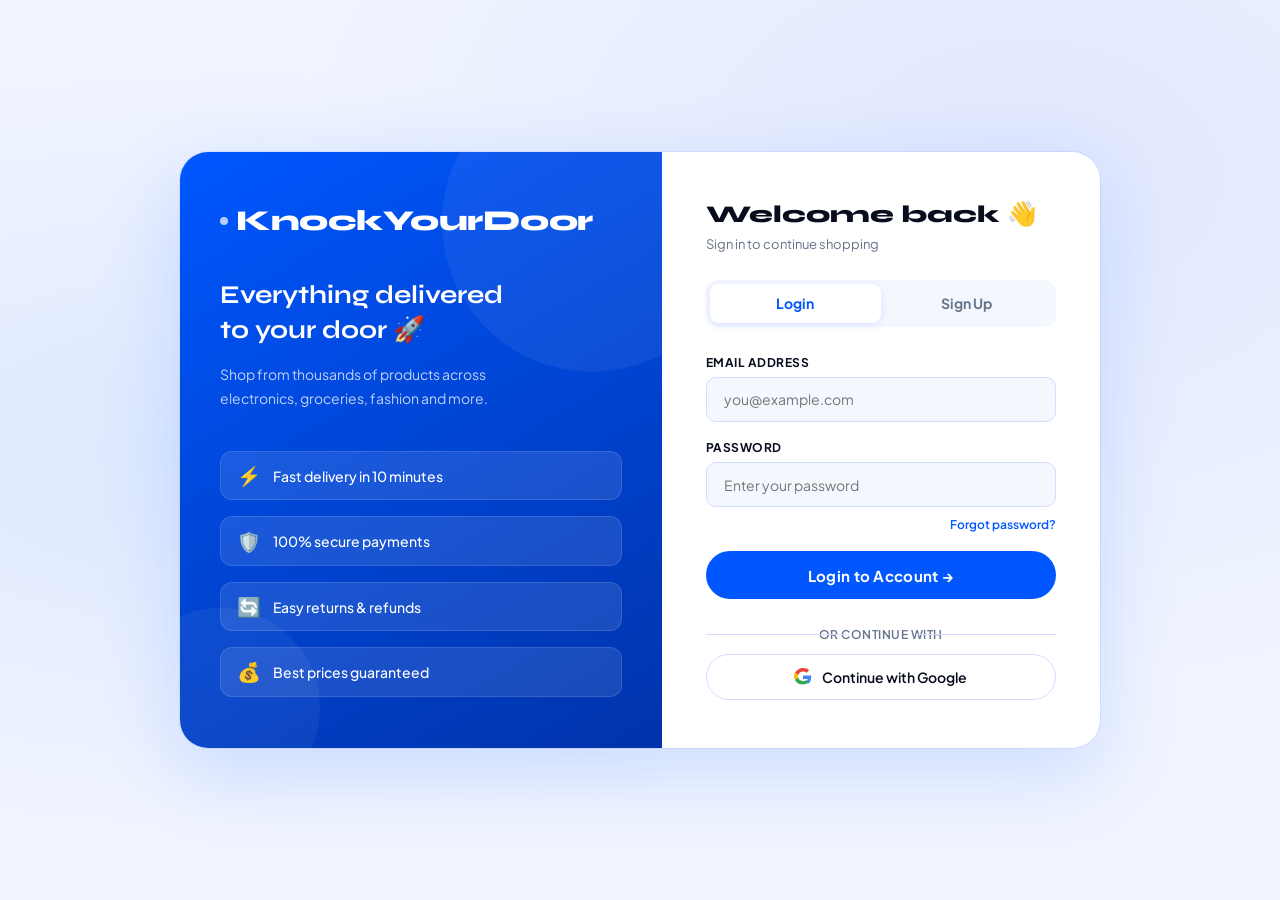
<file: index.html>
<!DOCTYPE html>
<html lang="en">
<head>
  <meta charset="UTF-8"/>
  <meta name="viewport" content="width=device-width, initial-scale=1.0"/>
  <title>KnockYourDoor – Login</title>
  <meta name="description" content="Login to KnockYourDoor – Fast delivery of electronics, groceries, fashion & more."/>
  <link href="https://fonts.googleapis.com/css2?family=Syne:wght@400;500;600;700;800&family=Plus+Jakarta+Sans:wght@300;400;500;600;700&display=swap" rel="stylesheet"/>
  <link rel="stylesheet" href="style.css"/>
  <style>
    body { 
      display: flex; align-items: center; justify-content: center; 
      min-height: 100vh; 
      background: radial-gradient(ellipse at 20% 50%, #dce8ff 0%, transparent 60%),
                  radial-gradient(ellipse at 80% 20%, #e0e8ff 0%, transparent 50%),
                  #f0f4ff;
    }
    .login-wrap { 
      display: grid; grid-template-columns: 1.1fr 1fr; 
      min-height: 580px; width: 920px; max-width: 96vw; 
      background: white; border-radius: 28px; 
      box-shadow: 0 24px 80px rgba(0,87,255,0.15), 0 0 0 1px rgba(0,87,255,0.08); 
      overflow: hidden; 
    }
    .login-left { 
      background: linear-gradient(150deg, #0057FF 0%, #0033AA 100%); 
      padding: 3rem 2.5rem; display: flex; flex-direction: column; 
      justify-content: center; color: white; position: relative; overflow: hidden;
    }
    .login-left::before {
      content: '';
      position: absolute; top: -80px; right: -80px;
      width: 300px; height: 300px;
      background: rgba(255,255,255,0.06); border-radius: 50%;
    }
    .login-left::after {
      content: '';
      position: absolute; bottom: -60px; left: -60px;
      width: 200px; height: 200px;
      background: rgba(255,255,255,0.05); border-radius: 50%;
    }
    .left-content { position: relative; z-index: 1; }
    .login-logo { 
      font-family: var(--display); font-size: 1.8rem; font-weight: 800; 
      margin-bottom: 2.5rem; letter-spacing: -0.5px; display: flex; align-items: center; gap: 8px;
    }
    .login-logo .logo-dot { width: 8px; height: 8px; background: rgba(255,255,255,0.7); border-radius: 50%; }
    .login-tagline { font-size: 1.6rem; font-weight: 700; line-height: 1.35; margin-bottom: 1rem; font-family: var(--display); }
    .login-sub { font-size: 14px; opacity: 0.75; line-height: 1.7; max-width: 280px; }
    .login-features { margin-top: 2.5rem; display: flex; flex-direction: column; gap: 1rem; }
    .feature-item { 
      display: flex; align-items: center; gap: 12px; font-size: 14px; font-weight: 500;
      background: rgba(255,255,255,0.1); padding: 0.7rem 1rem; border-radius: 12px;
      border: 1px solid rgba(255,255,255,0.12);
    }
    .feature-icon { font-size: 1.2rem; }
    .login-right { padding: 3rem 2.75rem; display: flex; flex-direction: column; justify-content: center; }
    .right-title { font-family: var(--display); font-size: 1.5rem; font-weight: 800; margin-bottom: 0.4rem; }
    .right-sub { font-size: 13px; color: var(--muted); margin-bottom: 1.75rem; }
    .tab-row { 
      display: flex; gap: 0; margin-bottom: 1.75rem; 
      background: var(--bg); border-radius: 12px; padding: 4px; 
    }
    .tab { 
      flex: 1; text-align: center; padding: 0.65rem; border-radius: 9px; 
      font-size: 14px; font-weight: 700; cursor: pointer; color: var(--muted); 
      transition: all 0.2s; 
    }
    .tab.active { background: white; color: var(--blue); box-shadow: 0 2px 10px rgba(0,87,255,0.12); }
    .form-group { margin-bottom: 1.1rem; }
    .form-group label { display: block; font-size: 12px; font-weight: 700; color: var(--text); margin-bottom: 7px; text-transform: uppercase; letter-spacing: 0.5px; }
    .form-group input { 
      width: 100%; padding: 0.8rem 1.1rem; border: 1.5px solid var(--border); 
      border-radius: var(--radius-sm); font-family: var(--body); font-size: 14px; 
      color: var(--text); outline: none; transition: all 0.2s; background: var(--bg); 
    }
    .form-group input:focus { border-color: var(--blue); box-shadow: 0 0 0 3px var(--blue-glow); background: white; }
    .forgot { font-size: 12px; color: var(--blue); text-align: right; margin-top: -8px; margin-bottom: 1.2rem; cursor: pointer; font-weight: 600; }
    .forgot:hover { text-decoration: underline; }
    .submit-btn { 
      width: 100%; padding: 0.9rem; background: var(--blue); color: white; 
      border: none; border-radius: 50px; font-family: var(--body); font-size: 15px; 
      font-weight: 700; cursor: pointer; transition: all 0.2s; margin-bottom: 1rem; 
      letter-spacing: 0.3px;
    }
    .submit-btn:hover { background: var(--blue-dark); transform: translateY(-2px); box-shadow: 0 10px 28px rgba(0,87,255,0.35); }
    .divider { 
      text-align: center; font-size: 12px; color: var(--muted); margin: 0.75rem 0; 
      position: relative; font-weight: 600; letter-spacing: 0.5px; text-transform: uppercase;
    }
    .divider::before, .divider::after { 
      content: ''; position: absolute; top: 50%; width: 40%; height: 1px; background: var(--border); 
    }
    .divider::before { left: 0; } .divider::after { right: 0; }
    .google-btn { 
      width: 100%; padding: 0.8rem; background: white; border: 1.5px solid var(--border); 
      border-radius: 50px; font-family: var(--body); font-size: 14px; font-weight: 600; 
      cursor: pointer; display: flex; align-items: center; justify-content: center; gap: 10px; 
      transition: all 0.2s; color: var(--text);
    }
    .google-btn:hover { border-color: var(--blue); background: var(--blue-light); color: var(--blue); }
    #signup-form { display: none; }
    @media (max-width: 640px) { 
      .login-wrap { grid-template-columns: 1fr; } 
      .login-left { display: none; } 
      .login-right { padding: 2.5rem 1.75rem; }
    }
  </style>
</head>
<body>
<div class="login-wrap">
  <div class="login-left">
    <div class="left-content">
      <div class="login-logo">
        <div class="logo-dot"></div>
        KnockYourDoor
      </div>
      <div class="login-tagline">Everything delivered<br/>to your door 🚀</div>
      <div class="login-sub">Shop from thousands of products across electronics, groceries, fashion and more.</div>
      <div class="login-features">
        <div class="feature-item"><span class="feature-icon">⚡</span> Fast delivery in 10 minutes</div>
        <div class="feature-item"><span class="feature-icon">🛡️</span> 100% secure payments</div>
        <div class="feature-item"><span class="feature-icon">🔄</span> Easy returns &amp; refunds</div>
        <div class="feature-item"><span class="feature-icon">💰</span> Best prices guaranteed</div>
      </div>
    </div>
  </div>
  <div class="login-right">
    <div class="right-title">Welcome back 👋</div>
    <div class="right-sub">Sign in to continue shopping</div>
    <div class="tab-row">
      <div class="tab active" onclick="showTab('login', this)">Login</div>
      <div class="tab" onclick="showTab('signup', this)">Sign Up</div>
    </div>

    <div id="login-form">
      <div class="form-group">
        <label>Email Address</label>
        <input type="email" id="login-email" placeholder="you@example.com"/>
      </div>
      <div class="form-group">
        <label>Password</label>
        <input type="password" id="login-pass" placeholder="Enter your password" onkeydown="if(event.key==='Enter') handleLogin()"/>
      </div>
      <div class="forgot">Forgot password?</div>
      <button class="submit-btn" onclick="handleLogin()">Login to Account →</button>
      <div class="divider">or continue with</div>
      <button class="google-btn">
        <svg width="18" height="18" viewBox="0 0 48 48"><path fill="#EA4335" d="M24 9.5c3.6 0 6.8 1.3 9.3 3.4l7-7C36.2 2.1 30.4 0 24 0 14.6 0 6.6 5.4 2.7 13.3l8.2 6.4C12.7 13.5 17.9 9.5 24 9.5z"/><path fill="#4285F4" d="M46.1 24.5c0-1.6-.1-3.1-.4-4.5H24v9h12.4c-.5 2.9-2.2 5.3-4.7 6.9l7.3 5.7c4.3-4 6.7-9.9 6.7-17.1z" fill-rule="evenodd" clip-rule="evenodd"/><path fill="#FBBC05" d="M10.9 28.3c-.6-1.7-.9-3.5-.9-5.3s.3-3.6.9-5.3L2.7 11.3C1 14.6 0 18.2 0 22s1 7.4 2.7 10.7l8.2-4.4z"/><path fill="#34A853" d="M24 44c6.4 0 11.8-2.1 15.7-5.7l-7.3-5.7c-2.1 1.4-4.7 2.3-8.4 2.3-6.1 0-11.3-4-13.1-9.5L2.7 31.7C6.6 40 14.6 44 24 44z"/></svg>
        Continue with Google
      </button>
    </div>

    <div id="signup-form">
      <div class="form-group">
        <label>Full Name</label>
        <input type="text" id="signup-name" placeholder="Aman Kumar"/>
      </div>
      <div class="form-group">
        <label>Email Address</label>
        <input type="email" id="signup-email" placeholder="you@example.com"/>
      </div>
      <div class="form-group">
        <label>Password</label>
        <input type="password" id="signup-pass" placeholder="Min. 6 characters" onkeydown="if(event.key==='Enter') handleSignup()"/>
      </div>
      <button class="submit-btn" onclick="handleSignup()">Create Account →</button>
      <div class="divider">or continue with</div>
      <button class="google-btn">
        <svg width="18" height="18" viewBox="0 0 48 48"><path fill="#EA4335" d="M24 9.5c3.6 0 6.8 1.3 9.3 3.4l7-7C36.2 2.1 30.4 0 24 0 14.6 0 6.6 5.4 2.7 13.3l8.2 6.4C12.7 13.5 17.9 9.5 24 9.5z"/><path fill="#4285F4" d="M46.1 24.5c0-1.6-.1-3.1-.4-4.5H24v9h12.4c-.5 2.9-2.2 5.3-4.7 6.9l7.3 5.7c4.3-4 6.7-9.9 6.7-17.1z" fill-rule="evenodd" clip-rule="evenodd"/><path fill="#FBBC05" d="M10.9 28.3c-.6-1.7-.9-3.5-.9-5.3s.3-3.6.9-5.3L2.7 11.3C1 14.6 0 18.2 0 22s1 7.4 2.7 10.7l8.2-4.4z"/><path fill="#34A853" d="M24 44c6.4 0 11.8-2.1 15.7-5.7l-7.3-5.7c-2.1 1.4-4.7 2.3-8.4 2.3-6.1 0-11.3-4-13.1-9.5L2.7 31.7C6.6 40 14.6 44 24 44z"/></svg>
        Continue with Google
      </button>
    </div>
  </div>
</div>

<script src="main.js"></script>
<script>
  function showTab(tab, el) {
    document.querySelectorAll('.tab').forEach(t => t.classList.remove('active'));
    el.classList.add('active');
    document.getElementById('login-form').style.display = tab === 'login' ? 'block' : 'none';
    document.getElementById('signup-form').style.display = tab === 'signup' ? 'block' : 'none';
    document.querySelector('.right-title').textContent = tab === 'login' ? 'Welcome back 👋' : 'Create account 🎉';
    document.querySelector('.right-sub').textContent = tab === 'login' ? 'Sign in to continue shopping' : 'Join millions of happy shoppers';
  }
  function handleLogin() {
    const email = document.getElementById('login-email').value.trim();
    const pass  = document.getElementById('login-pass').value;
    if (!email || !pass) { showToast('Please fill all fields ❌', 'error'); return; }
    saveUser({ name: email.split('@')[0].replace(/[._]/g,' ').replace(/\b\w/g, c => c.toUpperCase()), email });
    showToast('Welcome back! 👋', 'success');
    setTimeout(() => window.location.href = 'home.html', 800);
  }
  function handleSignup() {
    const name  = document.getElementById('signup-name').value.trim();
    const email = document.getElementById('signup-email').value.trim();
    const pass  = document.getElementById('signup-pass').value;
    if (!name || !email || !pass) { showToast('Please fill all fields ❌', 'error'); return; }
    if (pass.length < 6) { showToast('Password must be 6+ characters ❌', 'error'); return; }
    if (!email.includes('@')) { showToast('Enter a valid email ❌', 'error'); return; }
    saveUser({ name, email });
    showToast('Account created! 🎉', 'success');
    setTimeout(() => window.location.href = 'home.html', 800);
  }
</script>
</body>
</html>
</file>
<file: style.css>
@import url('https://fonts.googleapis.com/css2?family=Syne:wght@400;500;600;700;800&family=Plus+Jakarta+Sans:wght@300;400;500;600;700&display=swap');

*, *::before, *::after { box-sizing: border-box; margin: 0; padding: 0; }

:root {
  --blue: #0057FF;
  --blue-dark: #0040CC;
  --blue-mid: #1A6AFF;
  --blue-light: #EBF1FF;
  --blue-glow: rgba(0,87,255,0.18);
  --white: #FFFFFF;
  --bg: #F5F7FF;
  --bg2: #ECEFFE;
  --text: #080D1E;
  --text2: #2A2F45;
  --muted: #64748B;
  --border: #D4DCFF;
  --success: #00B37D;
  --warning: #F59E0B;
  --danger: #F03D3D;
  --shadow: 0 4px 24px rgba(0,87,255,0.08);
  --shadow-lg: 0 12px 48px rgba(0,87,255,0.16);
  --radius: 16px;
  --radius-sm: 10px;
  --display: 'Syne', sans-serif;
  --body: 'Plus Jakarta Sans', sans-serif;
}

body {
  font-family: var(--body);
  background: var(--bg);
  color: var(--text);
  min-height: 100vh;
  -webkit-font-smoothing: antialiased;
}

a { text-decoration: none; color: inherit; }

/* ── NAVBAR ── */
.navbar {
  position: sticky; top: 0; z-index: 200;
  background: rgba(255,255,255,0.92);
  backdrop-filter: blur(16px);
  -webkit-backdrop-filter: blur(16px);
  border-bottom: 1px solid var(--border);
  box-shadow: 0 1px 20px rgba(0,87,255,0.06);
  padding: 0 2.5rem;
  height: 68px;
  display: flex; align-items: center; justify-content: space-between;
  gap: 1.5rem;
}
.nav-logo {
  font-family: var(--display);
  font-size: 1.5rem; font-weight: 800;
  color: var(--text); letter-spacing: -0.5px;
  white-space: nowrap;
  display: flex; align-items: center; gap: 6px;
}
.nav-logo .logo-dot { 
  width: 8px; height: 8px; background: var(--blue); 
  border-radius: 50%; display: inline-block;
  animation: pulse-dot 2s ease-in-out infinite;
}
@keyframes pulse-dot {
  0%, 100% { transform: scale(1); opacity: 1; }
  50% { transform: scale(1.4); opacity: 0.7; }
}
.nav-logo span { color: var(--blue); }
.nav-search {
  flex: 1; max-width: 500px;
  display: flex; align-items: center;
  background: var(--bg); border: 1.5px solid var(--border);
  border-radius: 50px; overflow: hidden;
  transition: all 0.25s;
}
.nav-search:focus-within { 
  border-color: var(--blue); 
  box-shadow: 0 0 0 4px var(--blue-glow); 
  background: white;
}
.nav-search input {
  flex: 1; border: none; background: none;
  padding: 0.65rem 1.2rem; font-family: var(--body); font-size: 14px; color: var(--text); outline: none;
}
.nav-search input::placeholder { color: var(--muted); }
.nav-search button {
  background: var(--blue); border: none; color: white;
  padding: 0.65rem 1.4rem; cursor: pointer; font-size: 14px;
  transition: background 0.2s; font-family: var(--body); font-weight: 600;
  letter-spacing: 0.2px;
}
.nav-search button:hover { background: var(--blue-dark); }
.nav-actions { display: flex; align-items: center; gap: 0.5rem; }
.nav-link {
  font-size: 13px; font-weight: 600; color: var(--muted);
  padding: 0.45rem 0.85rem; border-radius: 8px;
  transition: color 0.2s, background 0.2s;
  white-space: nowrap;
}
.nav-link:hover { color: var(--blue); background: var(--blue-light); }
.nav-link.active { color: var(--blue); background: var(--blue-light); }
.cart-btn {
  position: relative;
  background: var(--blue); color: white;
  padding: 0.5rem 1.3rem; border-radius: 50px;
  font-size: 13px; font-weight: 700;
  display: flex; align-items: center; gap: 6px;
  transition: all 0.2s;
  white-space: nowrap;
  letter-spacing: 0.2px;
}
.cart-btn:hover { background: var(--blue-dark); transform: translateY(-1px); box-shadow: 0 6px 20px rgba(0,87,255,0.3); }
.cart-count {
  position: absolute; top: -7px; right: -7px;
  background: var(--danger); color: white;
  width: 20px; height: 20px; border-radius: 50%;
  font-size: 10px; font-weight: 800;
  display: none;
  align-items: center; justify-content: center;
  border: 2px solid white;
}

/* ── BUTTONS ── */
.btn {
  display: inline-flex; align-items: center; justify-content: center; gap: 6px;
  padding: 0.7rem 1.6rem; border-radius: 50px;
  font-family: var(--body); font-size: 14px; font-weight: 600;
  cursor: pointer; border: none; transition: all 0.2s;
  letter-spacing: 0.2px;
}
.btn-primary { background: var(--blue); color: white; }
.btn-primary:hover { background: var(--blue-dark); transform: translateY(-2px); box-shadow: var(--shadow); }
.btn-outline { background: transparent; color: var(--blue); border: 1.5px solid var(--blue); }
.btn-outline:hover { background: var(--blue-light); }
.btn-danger { background: var(--danger); color: white; }
.btn-success { background: var(--success); color: white; }
.btn-lg { padding: 0.9rem 2.2rem; font-size: 15px; }
.btn-sm { padding: 0.4rem 1rem; font-size: 12px; }

/* ── PRODUCT CARD ── */
.product-card {
  background: var(--white); border-radius: var(--radius);
  border: 1px solid var(--border); overflow: hidden;
  transition: transform 0.25s, box-shadow 0.25s;
  cursor: pointer; position: relative;
}
.product-card:hover { transform: translateY(-5px); box-shadow: var(--shadow-lg); }
.product-img {
  width: 100%; height: 180px;
  background: linear-gradient(145deg, var(--bg2), var(--bg));
  display: flex; align-items: center;
  justify-content: center; font-size: 3.5rem;
  position: relative; overflow: hidden;
}
.product-img::after {
  content: '';
  position: absolute; inset: 0;
  background: linear-gradient(to bottom, transparent 60%, rgba(0,87,255,0.04));
}
.product-info { padding: 1.1rem; }
.product-name { font-weight: 700; font-size: 14px; color: var(--text); margin-bottom: 6px; line-height: 1.4; }
.product-price { font-family: var(--display); font-size: 1.25rem; font-weight: 800; color: var(--blue); }
.product-price-old { font-size: 12px; color: var(--muted); text-decoration: line-through; margin-left: 6px; }
.product-rating { font-size: 11px; margin-bottom: 8px; letter-spacing: 1px; }
.add-to-cart {
  width: 100%; background: var(--blue-light); color: var(--blue);
  border: none; padding: 0.65rem; border-radius: var(--radius-sm);
  font-family: var(--body); font-size: 13px; font-weight: 700;
  cursor: pointer; transition: all 0.2s; letter-spacing: 0.2px;
}
.add-to-cart:hover { background: var(--blue); color: white; transform: none; }

/* ── BADGE ── */
.badge {
  display: inline-flex; align-items: center;
  padding: 3px 10px; border-radius: 50px;
  font-size: 11px; font-weight: 700; letter-spacing: 0.3px;
}
.badge-blue { background: var(--blue-light); color: var(--blue); }
.badge-green { background: #D1FAE5; color: var(--success); }
.badge-red { background: #FEE2E2; color: var(--danger); }
.badge-yellow { background: #FEF3C7; color: var(--warning); }

/* ── SECTION TITLE ── */
.section-title {
  font-family: var(--display); font-size: 1.7rem; font-weight: 800;
  color: var(--text); margin-bottom: 1.5rem;
  display: flex; align-items: center; gap: 10px;
  letter-spacing: -0.3px;
}
.section-title span { color: var(--blue); }
.section-title::after {
  content: ''; flex: 1; height: 2px;
  background: linear-gradient(to right, var(--border), transparent);
  margin-left: 12px;
}

/* ── FOOTER ── */
footer {
  background: var(--text); color: rgba(255,255,255,0.6);
  padding: 3rem 2.5rem; text-align: center;
  font-size: 13px; margin-top: 5rem;
}
footer .footer-inner { max-width: 1200px; margin: 0 auto; }
footer .footer-logo { 
  font-family: var(--display); font-size: 1.6rem; font-weight: 800; 
  color: white; margin-bottom: 0.5rem; letter-spacing: -0.5px;
}
footer .footer-logo span { color: var(--blue); }
footer .footer-links { display: flex; justify-content: center; gap: 2rem; margin: 1.5rem 0; flex-wrap: wrap; }
footer .footer-links a { color: rgba(255,255,255,0.5); font-size: 13px; transition: color 0.2s; }
footer .footer-links a:hover { color: white; }
footer span { color: var(--blue); }

/* ── CART PAGE ── */
.cart-container { max-width: 1100px; margin: 2.5rem auto; padding: 0 2rem; display: grid; grid-template-columns: 1fr 360px; gap: 2rem; align-items: start; }
.cart-items-list { display: flex; flex-direction: column; gap: 1rem; }
.cart-item { background: white; border: 1px solid var(--border); border-radius: var(--radius); padding: 1.2rem 1.5rem; display: flex; align-items: center; gap: 1.2rem; transition: box-shadow 0.2s; }
.cart-item:hover { box-shadow: var(--shadow); }
.cart-item-emoji { font-size: 2.5rem; background: var(--bg2); width: 72px; height: 72px; border-radius: var(--radius-sm); display: flex; align-items: center; justify-content: center; flex-shrink: 0; }
.cart-item-details { flex: 1; }
.cart-item-name { font-weight: 700; font-size: 15px; margin-bottom: 4px; }
.cart-item-price { font-family: var(--display); font-weight: 800; font-size: 1.1rem; color: var(--blue); }
.qty-control { display: flex; align-items: center; gap: 0.5rem; margin-top: 8px; }
.qty-btn { width: 30px; height: 30px; border-radius: 8px; border: 1.5px solid var(--border); background: var(--bg); font-size: 16px; cursor: pointer; display: flex; align-items: center; justify-content: center; font-weight: 700; transition: all 0.2s; color: var(--text); }
.qty-btn:hover { background: var(--blue); color: white; border-color: var(--blue); }
.qty-num { font-weight: 700; font-size: 15px; width: 28px; text-align: center; }
.cart-remove { background: none; border: none; cursor: pointer; color: var(--muted); font-size: 18px; padding: 4px; transition: color 0.2s; }
.cart-remove:hover { color: var(--danger); }
.cart-summary { background: white; border: 1px solid var(--border); border-radius: var(--radius); padding: 1.75rem; position: sticky; top: 88px; }
.cart-summary h3 { font-family: var(--display); font-size: 1.3rem; font-weight: 800; margin-bottom: 1.25rem; }
.summary-row { display: flex; justify-content: space-between; align-items: center; font-size: 14px; padding: 0.6rem 0; border-bottom: 1px dashed var(--border); }
.summary-row:last-of-type { border: none; }
.summary-total { font-family: var(--display); font-size: 1.3rem; font-weight: 800; color: var(--blue); }
.checkout-btn { width: 100%; background: var(--blue); color: white; border: none; padding: 1rem; border-radius: 50px; font-family: var(--body); font-size: 15px; font-weight: 700; cursor: pointer; margin-top: 1.25rem; transition: all 0.2s; letter-spacing: 0.3px; }
.checkout-btn:hover { background: var(--blue-dark); transform: translateY(-2px); box-shadow: 0 8px 24px rgba(0,87,255,0.3); }
.promo-row { display: flex; gap: 8px; margin-top: 1rem; }
.promo-row input { flex: 1; padding: 0.6rem 1rem; border: 1.5px solid var(--border); border-radius: 50px; font-family: var(--body); font-size: 13px; outline: none; transition: border-color 0.2s; }
.promo-row input:focus { border-color: var(--blue); }
.promo-row button { padding: 0.6rem 1rem; background: var(--blue-light); color: var(--blue); border: none; border-radius: 50px; font-family: var(--body); font-size: 13px; font-weight: 700; cursor: pointer; transition: all 0.2s; }
.promo-row button:hover { background: var(--blue); color: white; }
.empty-cart { text-align: center; padding: 4rem 2rem; background: white; border-radius: var(--radius); border: 1px solid var(--border); }
.empty-cart .empty-icon { font-size: 4rem; margin-bottom: 1rem; }
.empty-cart h3 { font-family: var(--display); font-size: 1.4rem; font-weight: 800; margin-bottom: 0.5rem; }
.empty-cart p { color: var(--muted); font-size: 14px; margin-bottom: 1.5rem; }

/* ── ORDERS PAGE ── */
.orders-container { max-width: 900px; margin: 2.5rem auto; padding: 0 2rem; }
.order-card { background: white; border: 1px solid var(--border); border-radius: var(--radius); padding: 1.5rem; margin-bottom: 1rem; transition: box-shadow 0.2s; }
.order-card:hover { box-shadow: var(--shadow); }
.order-header { display: flex; justify-content: space-between; align-items: flex-start; margin-bottom: 1rem; }
.order-id { font-family: var(--display); font-weight: 800; font-size: 1rem; }
.order-date { font-size: 12px; color: var(--muted); margin-top: 2px; }
.order-status { padding: 4px 14px; border-radius: 50px; font-size: 12px; font-weight: 700; }
.status-delivered { background: #D1FAE5; color: var(--success); }
.status-processing { background: #FEF3C7; color: var(--warning); }
.status-cancelled { background: #FEE2E2; color: var(--danger); }
.order-items-preview { display: flex; gap: 8px; flex-wrap: wrap; margin-bottom: 1rem; }
.order-item-chip { background: var(--bg2); padding: 4px 12px; border-radius: 50px; font-size: 12px; font-weight: 600; color: var(--text2); }
.order-footer { display: flex; justify-content: space-between; align-items: center; padding-top: 1rem; border-top: 1px solid var(--border); }
.order-total { font-family: var(--display); font-size: 1.2rem; font-weight: 800; color: var(--blue); }

/* ── PROFILE PAGE ── */
.profile-container { max-width: 900px; margin: 2.5rem auto; padding: 0 2rem; display: grid; grid-template-columns: 280px 1fr; gap: 2rem; align-items: start; }
.profile-sidebar { background: white; border: 1px solid var(--border); border-radius: var(--radius); padding: 2rem; text-align: center; position: sticky; top: 88px; }
.profile-avatar { width: 90px; height: 90px; background: linear-gradient(135deg, var(--blue), var(--blue-dark)); border-radius: 50%; display: flex; align-items: center; justify-content: center; font-size: 2rem; margin: 0 auto 1rem; color: white; font-family: var(--display); font-weight: 800; }
.profile-name { font-family: var(--display); font-size: 1.3rem; font-weight: 800; margin-bottom: 4px; }
.profile-email { font-size: 13px; color: var(--muted); margin-bottom: 1.5rem; }
.profile-stat-row { display: flex; justify-content: space-around; padding: 1rem 0; border-top: 1px solid var(--border); border-bottom: 1px solid var(--border); margin-bottom: 1.5rem; }
.p-stat-num { font-family: var(--display); font-size: 1.3rem; font-weight: 800; color: var(--blue); }
.p-stat-label { font-size: 11px; color: var(--muted); margin-top: 2px; }
.profile-menu { display: flex; flex-direction: column; gap: 4px; text-align: left; }
.profile-menu-item { padding: 0.7rem 1rem; border-radius: var(--radius-sm); font-size: 14px; font-weight: 600; color: var(--text2); cursor: pointer; transition: all 0.2s; display: flex; align-items: center; gap: 10px; }
.profile-menu-item:hover { background: var(--blue-light); color: var(--blue); }
.profile-menu-item.active { background: var(--blue-light); color: var(--blue); }
.profile-content { display: flex; flex-direction: column; gap: 1.25rem; }
.profile-section { background: white; border: 1px solid var(--border); border-radius: var(--radius); padding: 1.75rem; }
.profile-section h3 { font-family: var(--display); font-size: 1.2rem; font-weight: 800; margin-bottom: 1.25rem; padding-bottom: 0.75rem; border-bottom: 1px solid var(--border); }
.info-row { display: grid; grid-template-columns: 1fr 1fr; gap: 1rem; margin-bottom: 1rem; }
.info-field label { display: block; font-size: 12px; font-weight: 700; color: var(--muted); text-transform: uppercase; letter-spacing: 0.5px; margin-bottom: 6px; }
.info-field input { width: 100%; padding: 0.7rem 1rem; border: 1.5px solid var(--border); border-radius: var(--radius-sm); font-family: var(--body); font-size: 14px; color: var(--text); outline: none; transition: all 0.2s; background: var(--bg); }
.info-field input:focus { border-color: var(--blue); box-shadow: 0 0 0 3px var(--blue-glow); background: white; }
.logout-btn { width: 100%; padding: 0.75rem; background: #FEE2E2; color: var(--danger); border: none; border-radius: 50px; font-family: var(--body); font-size: 14px; font-weight: 700; cursor: pointer; transition: all 0.2s; margin-top: 1rem; }
.logout-btn:hover { background: var(--danger); color: white; }

/* ── TOAST ── */
.kyd-toast {
  position: fixed; bottom: 2rem; left: 50%; transform: translateX(-50%);
  background: var(--text); color: white; padding: 0.8rem 1.8rem;
  border-radius: 50px; font-size: 14px; font-weight: 600;
  z-index: 9999; box-shadow: 0 8px 32px rgba(0,0,0,0.25);
  animation: slideUp 0.3s ease;
  white-space: nowrap; font-family: var(--body);
}
@keyframes slideUp {
  from { opacity: 0; transform: translateX(-50%) translateY(20px); }
  to   { opacity: 1; transform: translateX(-50%) translateY(0); }
}

/* ── RESPONSIVE ── */
@media (max-width: 900px) {
  .cart-container { grid-template-columns: 1fr; }
  .profile-container { grid-template-columns: 1fr; }
  .profile-sidebar { position: static; }
}

/* ── HAMBURGER BUTTON ── */
.hamburger {
  display: none;
  flex-direction: column;
  justify-content: center;
  gap: 5px;
  background: none;
  border: none;
  cursor: pointer;
  padding: 6px;
  border-radius: 8px;
  transition: background 0.2s;
  flex-shrink: 0;
  z-index: 300;
}
.hamburger:hover { background: var(--blue-light); }
.hamburger span {
  display: block;
  width: 22px;
  height: 2.5px;
  background: var(--text);
  border-radius: 2px;
  transition: all 0.3s;
  transform-origin: center;
}
.hamburger.open span:nth-child(1) { transform: translateY(7.5px) rotate(45deg); }
.hamburger.open span:nth-child(2) { opacity: 0; transform: scaleX(0); }
.hamburger.open span:nth-child(3) { transform: translateY(-7.5px) rotate(-45deg); }

/* ── MOBILE MENU DRAWER ── */
.mobile-menu {
  display: none;
  position: fixed;
  top: 68px;
  left: 0; right: 0;
  background: white;
  border-bottom: 1.5px solid var(--border);
  box-shadow: 0 12px 40px rgba(0,87,255,0.12);
  z-index: 199;
  padding: 1.25rem 1.5rem 1.5rem;
  flex-direction: column;
  gap: 0.5rem;
  transform: translateY(-10px);
  opacity: 0;
  transition: all 0.25s ease;
}
.mobile-menu.open {
  display: flex;
  transform: translateY(0);
  opacity: 1;
}
.mobile-search {
  display: flex;
  background: var(--bg);
  border: 1.5px solid var(--border);
  border-radius: 50px;
  overflow: hidden;
  margin-bottom: 0.75rem;
}
.mobile-search input {
  flex: 1; border: none; background: none;
  padding: 0.7rem 1.2rem;
  font-family: var(--body); font-size: 14px;
  color: var(--text); outline: none;
}
.mobile-search button {
  background: var(--blue); border: none; color: white;
  padding: 0.7rem 1.2rem; cursor: pointer;
  font-family: var(--body); font-size: 13px; font-weight: 600;
}
.mobile-nav-link {
  display: flex; align-items: center; gap: 12px;
  padding: 0.8rem 1rem;
  border-radius: var(--radius-sm);
  font-size: 15px; font-weight: 600;
  color: var(--text2);
  transition: all 0.2s;
  cursor: pointer;
  text-decoration: none;
}
.mobile-nav-link:hover, .mobile-nav-link.active {
  background: var(--blue-light);
  color: var(--blue);
}
.mobile-nav-link .m-icon { font-size: 1.1rem; width: 24px; text-align: center; }
.mobile-cart-link {
  margin-top: 0.25rem;
  background: var(--blue);
  color: white;
  border-radius: var(--radius-sm);
  justify-content: center;
}
.mobile-cart-link:hover { background: var(--blue-dark); color: white; }

@media (max-width: 768px) {
  .navbar { padding: 0 1rem; gap: 0.75rem; }
  .nav-search { display: none; }
  .nav-actions { display: none; }
  .hamburger { display: flex; }
}
/* ── EXTRA STYLES ── */
.product-badge {
  position: absolute; top: 10px; left: 10px; z-index: 2;
  background: var(--blue); color: white;
  padding: 3px 10px; border-radius: 50px;
  font-size: 10px; font-weight: 800; letter-spacing: 0.5px;
  text-transform: uppercase;
}
.product-img {
  width: 100%; aspect-ratio: 1; overflow: hidden;
  background: var(--bg2); display: flex; align-items: center; justify-content: center;
}
.product-img img {
  width: 100%; height: 100%; object-fit: cover;
  transition: transform 0.4s;
}
.product-card:hover .product-img img { transform: scale(1.06); }
.product-info { padding: 1rem; }
.product-brand { font-size: 11px; font-weight: 700; color: var(--blue); text-transform: uppercase; letter-spacing: 0.5px; margin-bottom: 4px; }
.product-name { font-weight: 700; font-size: 14px; margin-bottom: 6px; line-height: 1.35; }
.product-rating { font-size: 12px; margin-bottom: 8px; }
.product-price-row { display: flex; align-items: center; gap: 6px; flex-wrap: wrap; margin-bottom: 10px; }
.product-price { font-family: var(--display); font-weight: 800; font-size: 1.1rem; color: var(--text); }
.product-price-old { font-size: 12px; color: var(--muted); text-decoration: line-through; }

.size-select {
  width: 100%; padding: 0.5rem 0.75rem; border: 1.5px solid var(--border);
  border-radius: var(--radius-sm); font-family: var(--body); font-size: 13px;
  background: var(--bg); color: var(--text); outline: none; cursor: pointer;
  margin-bottom: 8px; transition: border-color 0.2s;
}
.size-select:focus { border-color: var(--blue); }
</file>
